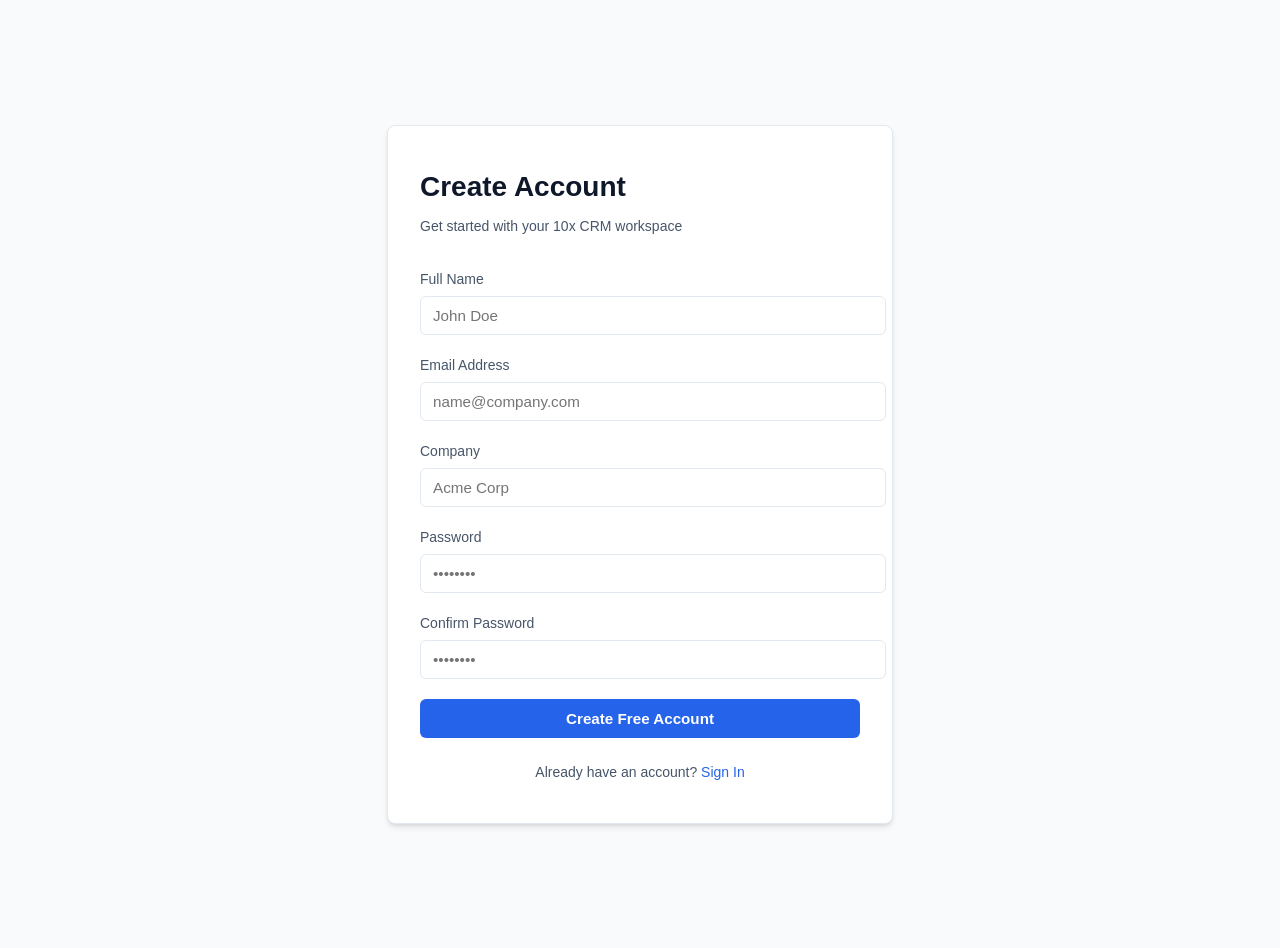
<file: signup.html>
<!DOCTYPE html>
<html lang="en">
<head>
    <meta charset="UTF-8">
    <meta name="viewport" content="width=device-width, initial-scale=1.0">
    <title>Create Account - 10x CRM</title>
    <link rel="stylesheet" href="css/reset.css">
    <link rel="stylesheet" href="css/styles.css">
</head>
<body>

    <div class="auth-wrapper">
        <div class="auth-card">
            <h1>Create Account</h1>
            <p class="auth-subtitle">Get started with your 10x CRM workspace</p>

            <!-- Error Summary Display Box (Shows all active errors at once) -->
            <div id="signup-error-box" class="error-summary-box">
                <ul id="signup-error-list" class="error-summary-list"></ul>
            </div>

            <form id="signup-form" novalidate>
                <!-- Field 1: Full Name -->
                <div class="form-group">
                    <label for="signup-name">Full Name</label>
                    <input type="text" id="signup-name" class="form-control" placeholder="John Doe" required>
                </div>

                <!-- Field 2: Email -->
                <div class="form-group">
                    <label for="signup-email">Email Address</label>
                    <input type="email" id="signup-email" class="form-control" placeholder="name@company.com" required>
                </div>

                <!-- Field 3: Company -->
                <div class="form-group">
                    <label for="signup-company">Company</label>
                    <input type="text" id="signup-company" class="form-control" placeholder="Acme Corp" required>
                </div>

                <!-- Field 4: Password -->
                <div class="form-group">
                    <label for="signup-password">Password</label>
                    <input type="password" id="signup-password" class="form-control" placeholder="••••••••" required>
                </div>

                <!-- Field 5: Confirm Password -->
                <div class="form-group">
                    <label for="signup-confirm-password">Confirm Password</label>
                    <input type="password" id="signup-confirm-password" class="form-control" placeholder="••••••••" required>
                </div>

                <button type="submit" class="btn btn-primary">Create Free Account</button>
            </form>

            <div class="auth-footer">
                Already have an account? <a href="index.html" class="auth-link">Sign In</a>
            </div>
        </div>
    </div>

    <!-- Core App Infrastructure Scripts -->
    <script src="js/toast.js"></script>
    <script src="js/storage.js"></script>
    <script src="js/guard.js"></script>
    <!-- Page script to be wired next -->
    <script src="js/signup.js"></script>
</body>
</html>
</file>
<file: css/styles.css>
/* ==========================================================================
   1. DESIGN SYSTEM VARIABLES (LIGHT/DARK MODE TOKENS)
   ========================================================================== */
:root, [data-theme="light"] {
    --bg-main: #f8fafc;
    --bg-surface: #ffffff;
    --border-color: #e2e8f0;
    
    --text-primary: #0f172a;
    --text-secondary: #475569;
    --text-muted: #94a3b8;
    
    --primary: #2563eb;
    --primary-hover: #1d4ed8;
    --success: #10b981;
    --danger: #ef4444;
    
    --shadow-sm: 0 1px 2px 0 rgb(0 0 0 / 0.05);
    --shadow-md: 0 4px 6px -1px rgb(0 0 0 / 0.1), 0 2px 4px -2px rgb(0 0 0 / 0.1);
}

[data-theme="dark"] {
    --bg-main: #0f172a;
    --bg-surface: #1e293b;
    --border-color: #334155;
    
    --text-primary: #f8fafc;
    --text-secondary: #cbd5e1;
    --text-muted: #64748b;
    
    --primary: #3b82f6;
    --primary-hover: #2563eb;
}

/* ==========================================================================
   2. BASE LAYOUTS
   ========================================================================== */
body {
    font-family: -apple-system, BlinkMacSystemFont, "Segoe UI", Roboto, Helvetica, Arial, sans-serif;
    background-color: var(--bg-main);
    color: var(--text-primary);
    line-height: 1.5;
    transition: background-color 0.2s ease, color 0.2s ease;
}

/* Auth Center Screen Layout Box */
.auth-wrapper {
    min-height: 100vh;
    display: flex;
    align-items: center;
    justify-content: center;
    padding: 1.5rem;
}

.auth-card {
    background-color: var(--bg-surface);
    border: 1px solid var(--border-color);
    border-radius: 0.5rem;
    box-shadow: var(--shadow-md);
    width: 100%;
    max-width: 440px;
    padding: 2.5rem 2rem;
}

/* ==========================================================================
   3. TYPOGRAPHY & FORMS
   ========================================================================== */
h1 {
    font-size: 1.75rem;
    font-weight: 700;
    margin-bottom: 0.5rem;
    color: var(--text-primary);
}

.auth-subtitle {
    color: var(--text-secondary);
    font-size: 0.875rem;
    margin-bottom: 2rem;
}

.form-group {
    margin-bottom: 1.25rem;
}

.form-group label {
    display: block;
    font-size: 0.875rem;
    font-weight: 500;
    margin-bottom: 0.375rem;
    color: var(--text-secondary);
}

.form-control {
    width: 100%;
    padding: 0.625rem 0.75rem;
    font-size: 0.95rem;
    background-color: var(--bg-surface);
    border: 1px solid var(--border-color);
    border-radius: 0.375rem;
    color: var(--text-primary);
    outline: none;
    transition: border-color 0.15s ease;
}

.form-control:focus {
    border-color: var(--primary);
}

/* ==========================================================================
   4. UI BUTTONS & NAVIGATION LINKS
   ========================================================================== */
.btn {
    display: inline-flex;
    align-items: center;
    justify-content: center;
    width: 100%;
    padding: 0.625rem 1rem;
    font-size: 0.95rem;
    font-weight: 600;
    border-radius: 0.375rem;
    border: 1px solid transparent;
    cursor: pointer;
    transition: background-color 0.15s ease;
}

.btn-primary {
    background-color: var(--primary);
    color: #ffffff;
}

.btn-primary:hover {
    background-color: var(--primary-hover);
}

.auth-footer {
    text-align: center;
    margin-top: 1.5rem;
    font-size: 0.875rem;
    color: var(--text-secondary);
}

.auth-link {
    color: var(--primary);
    text-decoration: none;
    font-weight: 500;
}

.auth-link:hover {
    text-decoration: underline;
}

/* ==========================================================================
   5. ERROR ALERT DISPLAY BLOCK
   ========================================================================== */
.error-summary-box {
    background-color: rgba(239, 68, 68, 0.1);
    border: 1px solid var(--danger);
    border-radius: 0.375rem;
    padding: 0.75rem 1rem;
    margin-bottom: 1.5rem;
    display: none; /* Controlled via JS */
}

.error-summary-list {
    margin: 0;
    padding-left: 1.25rem;
    color: var(--danger);
    font-size: 0.85rem;
}


/* ==========================================================================
   6. PROTECTED APP LAYOUT & NAV BAR
   ========================================================================== */
.app-container {
    max-width: 1200px;
    margin: 0 auto;
    padding: 0 1.5rem;
}

.main-header {
    background-color: var(--bg-surface);
    border-bottom: 1px solid var(--border-color);
    padding: 1rem 0;
    margin-bottom: 2rem;
}

.nav-wrapper {
    display: flex;
    justify-content: space-between;
    align-items: center;
}

.nav-brand {
    font-size: 1.25rem;
    font-weight: 700;
    color: var(--primary);
    text-decoration: none;
}

.nav-links {
    display: flex;
    align-items: center;
    gap: 1.5rem;
    list-style: none;
    margin: 0;
    padding: 0;
}

.nav-item {
    color: var(--text-secondary);
    text-decoration: none;
    font-size: 0.95rem;
    font-weight: 500;
}

.nav-item:hover, .nav-item.active {
    color: var(--primary);
}

.nav-actions {
    display: flex;
    align-items: center;
    gap: 1rem;
}

.btn-icon {
    background: none;
    border: none;
    color: var(--text-secondary);
    cursor: pointer;
    font-size: 1.25rem;
    padding: 0.25rem;
    display: flex;
    align-items: center;
}

.btn-logout {
    background: none;
    border: 1px solid var(--border-color);
    color: var(--danger);
    padding: 0.375rem 0.75rem;
    border-radius: 0.375rem;
    font-size: 0.875rem;
    font-weight: 600;
    cursor: pointer;
}

.btn-logout:hover {
    background-color: rgba(239, 68, 68, 0.05);
}
</file>
